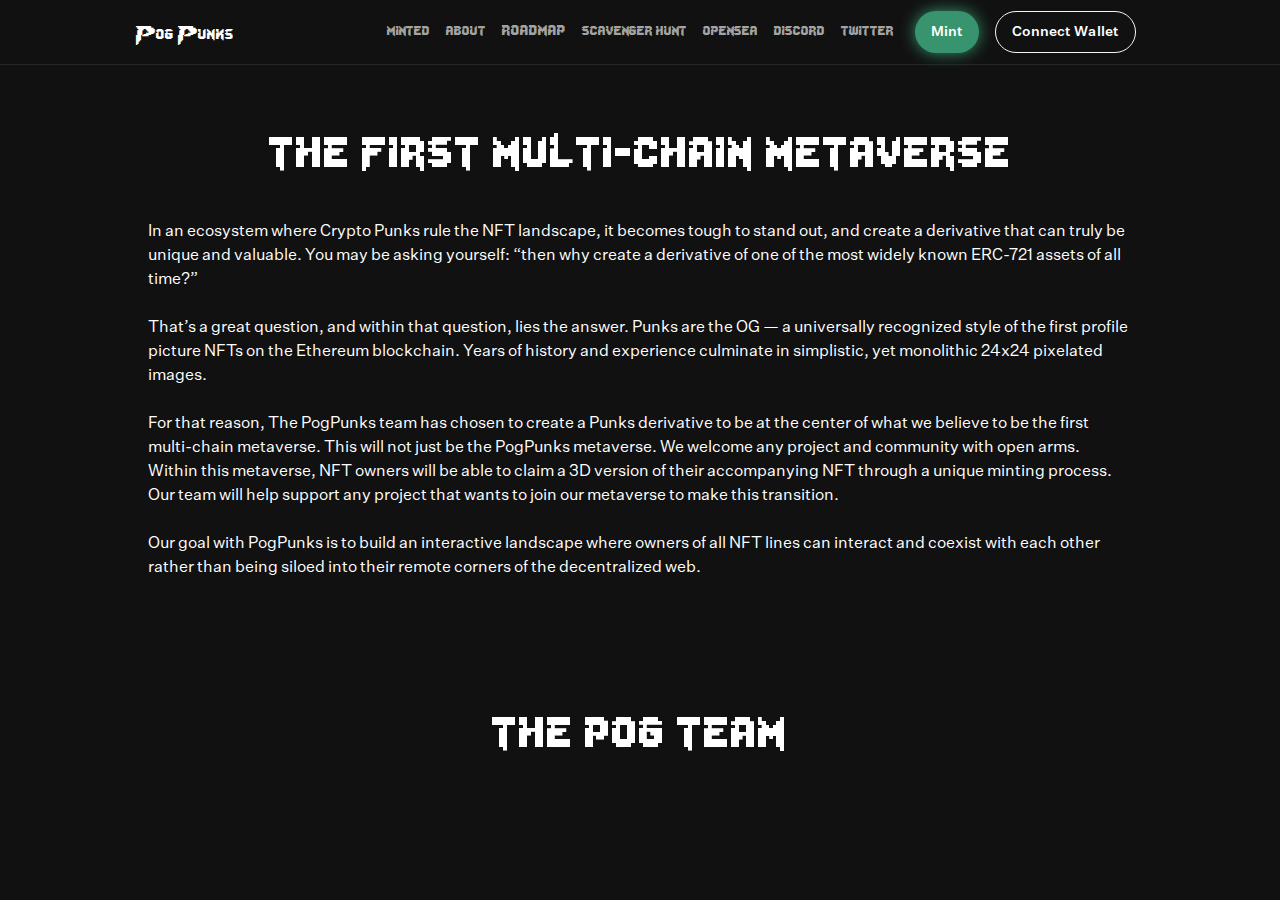
<file: about.html>
<!DOCTYPE html><html lang="en">
<!-- Mirrored from www.pogpunks.com/about by HTTrack Website Copier/3.x [XR&CO'2014], Fri, 01 Oct 2021 15:42:01 GMT -->
<!-- Added by HTTrack --><meta http-equiv="content-type" content="text/html;charset=utf-8" /><!-- /Added by HTTrack -->
<head><link rel="icon" href="favicon.ico"/><link rel="preload" href="typefaces/Lady-Radical.ttf" as="font" crossorigin="anonymous"/><link rel="preload" href="typefaces/UntitledSansRegular.otf" as="font" crossorigin="anonymous"/><link rel="preload" href="typefaces/UntitledSans-Medium.ttf" as="font" crossorigin="anonymous"/><link rel="preload" href="typefaces/PressStart2P-Regular.ttf" as="font" crossorigin="anonymous"/><meta name="title" content="PogPunks"/><meta name="description" content="A Punks derivative at the center of the first multi-chain metaverse."/><link rel="image_src" href="assets/preview.jpg"/><meta property="og:type" content="website"/><meta property="og:url" content="index.html"/><meta property="og:title" content="Pog Punks"/><meta property="og:description" content="A Punks derivative at the center of the first multi-chain metaverse."/><meta property="og:image" content="404"/><meta property="twitter:card" content="summary_large_image"/><meta property="twitter:url" content="index.html"/><meta property="twitter:title" content="Pog Punks"/><meta property="twitter:description" content="A Punks derivative at the center of the first multi-chain metaverse."/><meta property="twitter:image" content="assets/preview.jpg"/><meta name="viewport" content="width=device-width"/><meta charSet="utf-8"/><title>About</title><meta name="next-head-count" content="3"/><link rel="preload" href="_next/static/css/ce821aa5c5da80492ac3.css" as="style"/><link rel="stylesheet" href="_next/static/css/ce821aa5c5da80492ac3.css" data-n-g=""/><noscript data-n-css=""></noscript><script defer="" nomodule="" src="_next/static/chunks/polyfills-e7a279300235e161e32a.js"></script><script src="_next/static/chunks/webpack-81cd3aa2ace93c2ab08c.js" defer=""></script><script src="_next/static/chunks/framework-3af989d3dbeb77832f99.js" defer=""></script><script src="_next/static/chunks/main-e5f07ede970874fa4e5d.js" defer=""></script><script src="_next/static/chunks/pages/_app-1ad9fc0348135f76df4c.js" defer=""></script><script src="_next/static/chunks/29107295-62449f6ab50432c0efef.js" defer=""></script><script src="_next/static/chunks/125-23768cf70bb997b4d83e.js" defer=""></script><script src="_next/static/chunks/908-bcd3ab08f9728a692f86.js" defer=""></script><script src="_next/static/chunks/988-f63341ab3e8138f03dd0.js" defer=""></script><script src="_next/static/chunks/pages/about-b282bd70be42468213fd.js" defer=""></script><script src="_next/static/XPEolJXd5r2S47vLrfcRS/_buildManifest.js" defer=""></script><script src="_next/static/XPEolJXd5r2S47vLrfcRS/_ssgManifest.js" defer=""></script><style id="__jsx-1826508398">#nprogress{pointer-events:none;}#nprogress .bar{background:#37946E;position:fixed;z-index:9999;top:0;left:0;width:100%;height:3px;}#nprogress .peg{display:block;position:absolute;right:0px;width:100px;height:100%;box-shadow:0 0 10px #37946E,0 0 5px #37946E;opacity:1;-webkit-transform:rotate(3deg) translate(0px,-4px);-ms-transform:rotate(3deg) translate(0px,-4px);-webkit-transform:rotate(3deg) translate(0px,-4px);-ms-transform:rotate(3deg) translate(0px,-4px);transform:rotate(3deg) translate(0px,-4px);}#nprogress .spinner{display:block;position:fixed;z-index:1031;top:15px;right:15px;}#nprogress .spinner-icon{width:18px;height:18px;box-sizing:border-box;border:solid 2px transparent;border-top-color:#37946E;border-left-color:#37946E;border-radius:50%;-webkit-animation:nprogresss-spinner 400ms linear infinite;-webkit-animation:nprogress-spinner 400ms linear infinite;animation:nprogress-spinner 400ms linear infinite;}.nprogress-custom-parent{overflow:hidden;position:relative;}.nprogress-custom-parent #nprogress .spinner,.nprogress-custom-parent #nprogress .bar{position:absolute;}@-webkit-keyframes nprogress-spinner{0%{-webkit-transform:rotate(0deg);}100%{-webkit-transform:rotate(360deg);}}@-webkit-keyframes nprogress-spinner{0%{-webkit-transform:rotate(0deg);-ms-transform:rotate(0deg);transform:rotate(0deg);}100%{-webkit-transform:rotate(360deg);-ms-transform:rotate(360deg);transform:rotate(360deg);}}@keyframes nprogress-spinner{0%{-webkit-transform:rotate(0deg);-ms-transform:rotate(0deg);transform:rotate(0deg);}100%{-webkit-transform:rotate(360deg);-ms-transform:rotate(360deg);transform:rotate(360deg);}}</style></head><body><div id="__next"><div class="w-screen h-screen relative overflow-x-hidden"><div class="w-full fixed top-0 bg-black border-b border-gray-800 flex flex-col items-center justify-center" style="z-index:999"><div class="h-16 max-w-screen-lg flex flex-row justify-center items-center relative w-full"><div class="md:hidden absolute left-4 lg:left-0 bg-gray-900 flex justify-center items-center" style="height:36px;width:36px;border-radius:100px"><button aria-label="menu-button"><svg class="MuiSvgIcon-root MuiSvgIcon-fontSizeSmall" focusable="false" viewBox="0 0 24 24" aria-hidden="true" style="color:#fff;padding:0"><path d="M3 18h18v-2H3v2zm0-5h18v-2H3v2zm0-7v2h18V6H3z"></path></svg></button></div><div class="absolute hidden md:flex left-4 lg:left-0"><a class="flex items-center justify-center " href="./index.html"><span style="font-family:Lady-Radical" class="text-xl font-sans-md text-white md:inline ml-2 pt-2">Pog Punks</span></a></div><div><a class="text-lg text-gray-400 hover:text-white hidden mr-4 md:inline" style="font-family:Lady-Radical" href="./minted.html">minted</a><a class="text-lg text-gray-400 hover:text-white hidden mr-4 md:inline" style="font-family:Lady-Radical" href="./about.html">about</a><a class="text-xl text-gray-400 hover:text-white hidden md:inline mr-4" style="font-family:Lady-Radical" href="./roadmap.html">roadmap</a><a class="text-lg text-gray-400 hover:text-white hidden mr-4 md:inline" style="font-family:Lady-Radical" href="./scavenger-hunt.html">scavenger hunt</a><a class="text-lg text-gray-400 hover:text-white hidden md:inline mr-4" style="font-family:Lady-Radical" href="https://opensea.io/collection/pogpunks-nft?ref=0xf26f69c460b90f2ef4ba4d08407872a4610ae00e" target="_blank" rel="noreferrer">opensea</a><a class="text-lg text-gray-400 hover:text-white hidden md:inline mr-4" style="font-family:Lady-Radical" href="https://discord.com/invite/9B9eFTHANN" target="_blank" rel="noreferrer">discord</a><a class="text-lg text-gray-400 hover:text-white hidden md:inline" style="font-family:Lady-Radical" href="https://twitter.com/pogpunks" target="_blank" rel="noreferrer">twitter</a></div><div class="absolute right-4 lg:right-4 bg-black flex justify-center items-center"><div class="flex flex-row"><button class="hidden md:flex px-4 py-2 mr-0 cta-button bg-green shadow-inactive-green hover:shadow-active-green" aria-label="buy pog" style="border-radius:100px"><span class="text-sm text-white font-sans-md">Mint</span></button><button class="ml-4 px-4 py-2 mr-0 text-white border-gray-100 bg-black hover:border-green hover:text-green cursor-pointer" aria-label="buy pog" style="border-radius:100px;border-width:1px"><span class="text-sm font-sans-md">Connect Wallet</span></button></div></div></div></div><div class="w-full flex justify-center"><div class="w-full max-w-screen-lg h-full flex flex-col items-center pb-24"><div class="mt-32 px-5"><h1 style="font-family:Lady-Radical" class="text-white text-6xl text-center">the first multi-chain metaverse</h1><p class="text-white mt-8">In an ecosystem where Crypto Punks rule the NFT landscape, it becomes tough to stand out, and create a derivative that can truly be unique and valuable. You may be asking yourself: “then why create a derivative of one of the most widely known ERC-721 assets of all time?”<br/><br/>That’s a great question, and within that question, lies the answer. Punks are the OG — a universally recognized style of the first profile picture NFTs on the Ethereum blockchain. Years of history and experience culminate in simplistic, yet monolithic 24x24 pixelated images.<br/><br/>For that reason, The PogPunks team has chosen to create a Punks derivative to be at the center of what we believe to be the first multi-chain metaverse. This will not just be the PogPunks metaverse. We welcome any project and community with open arms. Within this metaverse, NFT owners will be able to claim a 3D version of their accompanying NFT through a unique minting process. Our team will help support any project that wants to join our metaverse to make this transition.<br/><br/>Our goal with PogPunks is to build an interactive landscape where owners of all NFT lines can interact and coexist with each other rather than being siloed into their remote corners of the decentralized web.</p></div><div class="w-full px-5 mt-16"><div style="box-sizing:border-box;position:relative;width:100%;height:0px;overflow:hidden;display:none" data-testid="container"><img alt="" data-testid="right-image" src="assets/2d.webp" style="clip:rect(auto, auto, auto, 0px);display:block;height:100%;object-fit:cover;position:absolute;width:100%"/><img alt="" data-testid="left-image" src="assets/3d.webp" style="clip:rect(auto, 0px, auto, auto);display:block;height:100%;object-fit:cover;position:absolute;width:100%"/><div style="align-items:center;cursor:ew-resize;display:flex;flex-direction:column;height:100%;justify-content:center;left:-20px;position:absolute;top:0;width:40px"><div style="background:#ffffff;box-shadow:0px 3px 1px -2px rgba(0, 0, 0, 0.2), 0px 2px 2px 0px rgba(0, 0, 0, 0.14), 0px 1px 5px 0px rgba(0, 0, 0, 0.12);flex:0 1 auto;height:100%;width:2px"></div><div style="align-items:center;border:2px solid #ffffff;border-radius:100%;box-shadow:0px 3px 1px -2px rgba(0, 0, 0, 0.2), 0px 2px 2px 0px rgba(0, 0, 0, 0.14), 0px 1px 5px 0px rgba(0, 0, 0, 0.12);box-sizing:border-box;display:flex;flex:1 0 auto;height:40px;justify-content:center;width:40px;transform:none"><div style="border:inset 6px rgba(0,0,0,0);border-right:6px solid #ffffff;height:0px;margin-left:-10px;margin-right:10px;width:0px"></div><div style="border:inset 6px rgba(0,0,0,0);border-left:6px solid #ffffff;height:0px;margin-right:-10px;width:0px"></div></div><div style="background:#ffffff;box-shadow:0px 3px 1px -2px rgba(0, 0, 0, 0.2), 0px 2px 2px 0px rgba(0, 0, 0, 0.14), 0px 1px 5px 0px rgba(0, 0, 0, 0.12);flex:0 1 auto;height:100%;width:2px"></div></div></div></div><h1 style="font-family:Lady-Radical" class="text-white mt-16 text-6xl">the pog team</h1><div class="w-full flex flex-wrap justify-center md:justify-between px-5"><div class="mt-12"><div style="display:inline-block;max-width:100%;overflow:hidden;position:relative;box-sizing:border-box;margin:0"><div style="box-sizing:border-box;display:block;max-width:100%"><img style="max-width:100%;display:block;margin:0;border:none;padding:0" alt="" aria-hidden="true" role="presentation" src="[data-uri]"/></div><noscript><img alt="avatar" srcSet="/_next/image?url=%2Fassets%2Fpunks-marketing%2F50.webp&amp;w=256&amp;q=75 1x, /_next/image?url=%2Fassets%2Fpunks-marketing%2F50.webp&amp;w=640&amp;q=75 2x" src="_next/5084ed.jpg?url=%2Fassets%2Fpunks-marketing%2F50.webp&amp;w=640&amp;q=75" decoding="async" style="position:absolute;top:0;left:0;bottom:0;right:0;box-sizing:border-box;padding:0;border:none;margin:auto;display:block;width:0;height:0;min-width:100%;max-width:100%;min-height:100%;max-height:100%"/></noscript><img alt="avatar" src="[data-uri]" decoding="async" style="position:absolute;top:0;left:0;bottom:0;right:0;box-sizing:border-box;padding:0;border:none;margin:auto;display:block;width:0;height:0;min-width:100%;max-width:100%;min-height:100%;max-height:100%"/></div><div class="flex justify-between items-center mt-4"><h3 class="text-white text-4xl" style="font-family:Lady-Radical;margin-bottom:-8px">donald</h3><a href="https://twitter.com/pogpunk" target="_blank" rel="noreferrer" class="hover:opacity-80 cursor-pointer"><svg class="MuiSvgIcon-root" focusable="false" viewBox="0 0 24 24" aria-hidden="true" style="color:#1DA1F2"><path d="M22.46 6c-.77.35-1.6.58-2.46.69.88-.53 1.56-1.37 1.88-2.38-.83.5-1.75.85-2.72 1.05C18.37 4.5 17.26 4 16 4c-2.35 0-4.27 1.92-4.27 4.29 0 .34.04.67.11.98C8.28 9.09 5.11 7.38 3 4.79c-.37.63-.58 1.37-.58 2.15 0 1.49.75 2.81 1.91 3.56-.71 0-1.37-.2-1.95-.5v.03c0 2.08 1.48 3.82 3.44 4.21a4.22 4.22 0 0 1-1.93.07 4.28 4.28 0 0 0 4 2.98 8.521 8.521 0 0 1-5.33 1.84c-.34 0-.68-.02-1.02-.06C3.44 20.29 5.7 21 8.12 21 16 21 20.33 14.46 20.33 8.79c0-.19 0-.37-.01-.56.84-.6 1.56-1.36 2.14-2.23z"></path></svg></a></div><p class="text-gray-100 mt-2">Lead Developer</p></div><div class="mt-12"><div style="display:inline-block;max-width:100%;overflow:hidden;position:relative;box-sizing:border-box;margin:0"><div style="box-sizing:border-box;display:block;max-width:100%"><img style="max-width:100%;display:block;margin:0;border:none;padding:0" alt="" aria-hidden="true" role="presentation" src="[data-uri]"/></div><noscript><img alt="avatar" srcSet="/_next/image?url=%2Fassets%2Fpunks-marketing%2F69.webp&amp;w=256&amp;q=75 1x, /_next/image?url=%2Fassets%2Fpunks-marketing%2F69.webp&amp;w=640&amp;q=75 2x" src="_next/695156.jpg?url=%2Fassets%2Fpunks-marketing%2F69.webp&amp;w=640&amp;q=75" decoding="async" style="position:absolute;top:0;left:0;bottom:0;right:0;box-sizing:border-box;padding:0;border:none;margin:auto;display:block;width:0;height:0;min-width:100%;max-width:100%;min-height:100%;max-height:100%"/></noscript><img alt="avatar" src="[data-uri]" decoding="async" style="position:absolute;top:0;left:0;bottom:0;right:0;box-sizing:border-box;padding:0;border:none;margin:auto;display:block;width:0;height:0;min-width:100%;max-width:100%;min-height:100%;max-height:100%"/></div><div class="flex justify-between items-center mt-4"><h3 class="text-white text-4xl" style="font-family:Lady-Radical;margin-bottom:-8px">jerry</h3><a href="https://twitter.com/jerryjfwang" target="_blank" rel="noreferrer" class="hover:opacity-80 cursor-pointer"><svg class="MuiSvgIcon-root" focusable="false" viewBox="0 0 24 24" aria-hidden="true" style="color:#1DA1F2"><path d="M22.46 6c-.77.35-1.6.58-2.46.69.88-.53 1.56-1.37 1.88-2.38-.83.5-1.75.85-2.72 1.05C18.37 4.5 17.26 4 16 4c-2.35 0-4.27 1.92-4.27 4.29 0 .34.04.67.11.98C8.28 9.09 5.11 7.38 3 4.79c-.37.63-.58 1.37-.58 2.15 0 1.49.75 2.81 1.91 3.56-.71 0-1.37-.2-1.95-.5v.03c0 2.08 1.48 3.82 3.44 4.21a4.22 4.22 0 0 1-1.93.07 4.28 4.28 0 0 0 4 2.98 8.521 8.521 0 0 1-5.33 1.84c-.34 0-.68-.02-1.02-.06C3.44 20.29 5.7 21 8.12 21 16 21 20.33 14.46 20.33 8.79c0-.19 0-.37-.01-.56.84-.6 1.56-1.36 2.14-2.23z"></path></svg></a></div><p class="text-gray-100 mt-2">Lead Developer</p></div><div class="mt-12"><div style="display:inline-block;max-width:100%;overflow:hidden;position:relative;box-sizing:border-box;margin:0"><div style="box-sizing:border-box;display:block;max-width:100%"><img style="max-width:100%;display:block;margin:0;border:none;padding:0" alt="" aria-hidden="true" role="presentation" src="[data-uri]"/></div><noscript><img alt="avatar" srcSet="/_next/image?url=%2Fassets%2Fpunks-marketing%2F55.webp&amp;w=256&amp;q=75 1x, /_next/image?url=%2Fassets%2Fpunks-marketing%2F55.webp&amp;w=640&amp;q=75 2x" src="_next/55d5f8.jpg?url=%2Fassets%2Fpunks-marketing%2F55.webp&amp;w=640&amp;q=75" decoding="async" style="position:absolute;top:0;left:0;bottom:0;right:0;box-sizing:border-box;padding:0;border:none;margin:auto;display:block;width:0;height:0;min-width:100%;max-width:100%;min-height:100%;max-height:100%"/></noscript><img alt="avatar" src="[data-uri]" decoding="async" style="position:absolute;top:0;left:0;bottom:0;right:0;box-sizing:border-box;padding:0;border:none;margin:auto;display:block;width:0;height:0;min-width:100%;max-width:100%;min-height:100%;max-height:100%"/></div><div class="flex justify-between items-center mt-4"><h3 class="text-white text-4xl" style="font-family:Lady-Radical;margin-bottom:-8px">harrison</h3><a href="https://twitter.com/harrison_dev" target="_blank" rel="noreferrer" class="hover:opacity-80 cursor-pointer"><svg class="MuiSvgIcon-root" focusable="false" viewBox="0 0 24 24" aria-hidden="true" style="color:#1DA1F2"><path d="M22.46 6c-.77.35-1.6.58-2.46.69.88-.53 1.56-1.37 1.88-2.38-.83.5-1.75.85-2.72 1.05C18.37 4.5 17.26 4 16 4c-2.35 0-4.27 1.92-4.27 4.29 0 .34.04.67.11.98C8.28 9.09 5.11 7.38 3 4.79c-.37.63-.58 1.37-.58 2.15 0 1.49.75 2.81 1.91 3.56-.71 0-1.37-.2-1.95-.5v.03c0 2.08 1.48 3.82 3.44 4.21a4.22 4.22 0 0 1-1.93.07 4.28 4.28 0 0 0 4 2.98 8.521 8.521 0 0 1-5.33 1.84c-.34 0-.68-.02-1.02-.06C3.44 20.29 5.7 21 8.12 21 16 21 20.33 14.46 20.33 8.79c0-.19 0-.37-.01-.56.84-.6 1.56-1.36 2.14-2.23z"></path></svg></a></div><p class="text-gray-100 mt-2">Developer</p></div><div class="mt-12"><div style="display:inline-block;max-width:100%;overflow:hidden;position:relative;box-sizing:border-box;margin:0"><div style="box-sizing:border-box;display:block;max-width:100%"><img style="max-width:100%;display:block;margin:0;border:none;padding:0" alt="" aria-hidden="true" role="presentation" src="[data-uri]"/></div><noscript><img alt="avatar" srcSet="/_next/image?url=%2Fassets%2Fpunks-marketing%2F93.webp&amp;w=256&amp;q=75 1x, /_next/image?url=%2Fassets%2Fpunks-marketing%2F93.webp&amp;w=640&amp;q=75 2x" src="_next/93ccf0.jpg?url=%2Fassets%2Fpunks-marketing%2F93.webp&amp;w=640&amp;q=75" decoding="async" style="position:absolute;top:0;left:0;bottom:0;right:0;box-sizing:border-box;padding:0;border:none;margin:auto;display:block;width:0;height:0;min-width:100%;max-width:100%;min-height:100%;max-height:100%"/></noscript><img alt="avatar" src="[data-uri]" decoding="async" style="position:absolute;top:0;left:0;bottom:0;right:0;box-sizing:border-box;padding:0;border:none;margin:auto;display:block;width:0;height:0;min-width:100%;max-width:100%;min-height:100%;max-height:100%"/></div><div class="flex justify-between items-center mt-4"><h3 class="text-white text-4xl" style="font-family:Lady-Radical;margin-bottom:-8px">ron</h3><a href="https://twitter.com/jerryjfwang" target="_blank" rel="noreferrer" class="hover:opacity-80 cursor-pointer"><svg class="MuiSvgIcon-root" focusable="false" viewBox="0 0 24 24" aria-hidden="true" style="color:#1DA1F2"><path d="M22.46 6c-.77.35-1.6.58-2.46.69.88-.53 1.56-1.37 1.88-2.38-.83.5-1.75.85-2.72 1.05C18.37 4.5 17.26 4 16 4c-2.35 0-4.27 1.92-4.27 4.29 0 .34.04.67.11.98C8.28 9.09 5.11 7.38 3 4.79c-.37.63-.58 1.37-.58 2.15 0 1.49.75 2.81 1.91 3.56-.71 0-1.37-.2-1.95-.5v.03c0 2.08 1.48 3.82 3.44 4.21a4.22 4.22 0 0 1-1.93.07 4.28 4.28 0 0 0 4 2.98 8.521 8.521 0 0 1-5.33 1.84c-.34 0-.68-.02-1.02-.06C3.44 20.29 5.7 21 8.12 21 16 21 20.33 14.46 20.33 8.79c0-.19 0-.37-.01-.56.84-.6 1.56-1.36 2.14-2.23z"></path></svg></a></div><p class="text-gray-100 mt-2">Product Manager</p></div></div></div></div></div></div>
    <!-- <script id="__NEXT_DATA__" type="application/json">{"props":{"pageProps":{}},"page":"/about","query":{},"buildId":"XPEolJXd5r2S47vLrfcRS","nextExport":true,"autoExport":true,"isFallback":false,"scriptLoader":[]}</script> -->
</body>
<!-- Mirrored from www.pogpunks.com/about by HTTrack Website Copier/3.x [XR&CO'2014], Fri, 01 Oct 2021 15:42:05 GMT -->
</html>
</file>
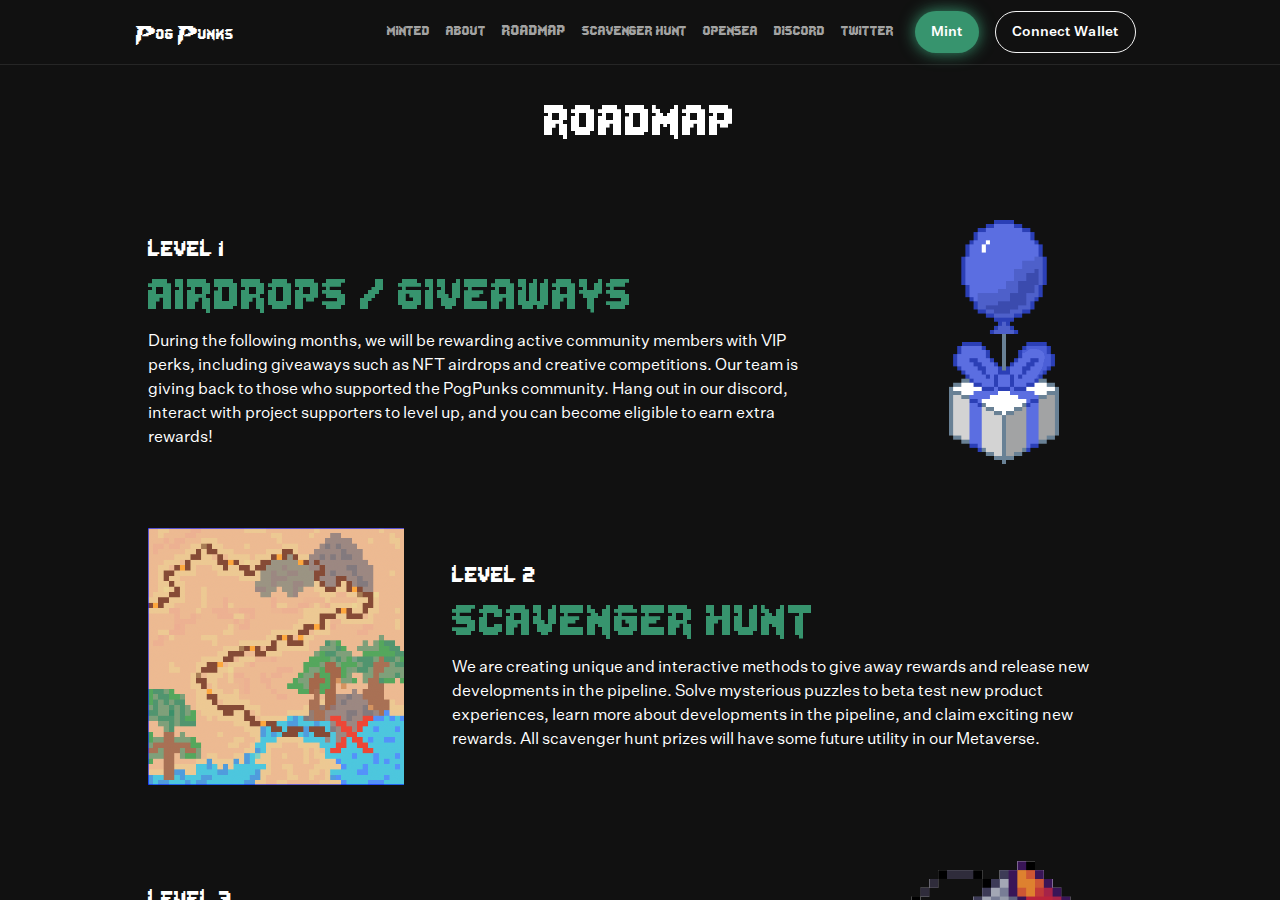
<file: roadmap.html>
<!DOCTYPE html><html lang="en">
<!-- Mirrored from www.pogpunks.com/roadmap by HTTrack Website Copier/3.x [XR&CO'2014], Fri, 01 Oct 2021 15:42:05 GMT -->
<!-- Added by HTTrack --><meta http-equiv="content-type" content="text/html;charset=utf-8" /><!-- /Added by HTTrack -->
<head><link rel="icon" href="favicon.ico"/><link rel="preload" href="typefaces/Lady-Radical.ttf" as="font" crossorigin="anonymous"/><link rel="preload" href="typefaces/UntitledSansRegular.otf" as="font" crossorigin="anonymous"/><link rel="preload" href="typefaces/UntitledSans-Medium.ttf" as="font" crossorigin="anonymous"/><link rel="preload" href="typefaces/PressStart2P-Regular.ttf" as="font" crossorigin="anonymous"/><meta name="title" content="PogPunks"/><meta name="description" content="A Punks derivative at the center of the first multi-chain metaverse."/><link rel="image_src" href="assets/preview.jpg"/><meta property="og:type" content="website"/><meta property="og:url" content="index.html"/><meta property="og:title" content="Pog Punks"/><meta property="og:description" content="A Punks derivative at the center of the first multi-chain metaverse."/><meta property="og:image" content="404"/><meta property="twitter:card" content="summary_large_image"/><meta property="twitter:url" content="index.html"/><meta property="twitter:title" content="Pog Punks"/><meta property="twitter:description" content="A Punks derivative at the center of the first multi-chain metaverse."/><meta property="twitter:image" content="assets/preview.jpg"/><meta name="viewport" content="width=device-width"/><meta charSet="utf-8"/><title>Roadmap</title><meta name="next-head-count" content="3"/><link rel="preload" href="_next/static/css/ce821aa5c5da80492ac3.css" as="style"/><link rel="stylesheet" href="_next/static/css/ce821aa5c5da80492ac3.css" data-n-g=""/><noscript data-n-css=""></noscript><script defer="" nomodule="" src="_next/static/chunks/polyfills-e7a279300235e161e32a.js"></script><script src="_next/static/chunks/webpack-81cd3aa2ace93c2ab08c.js" defer=""></script><script src="_next/static/chunks/framework-3af989d3dbeb77832f99.js" defer=""></script><script src="_next/static/chunks/main-e5f07ede970874fa4e5d.js" defer=""></script><script src="_next/static/chunks/pages/_app-1ad9fc0348135f76df4c.js" defer=""></script><script src="_next/static/chunks/29107295-62449f6ab50432c0efef.js" defer=""></script><script src="_next/static/chunks/125-23768cf70bb997b4d83e.js" defer=""></script><script src="_next/static/chunks/908-bcd3ab08f9728a692f86.js" defer=""></script><script src="_next/static/chunks/988-f63341ab3e8138f03dd0.js" defer=""></script><script src="_next/static/chunks/pages/roadmap-efb62c1e58aa36e1e466.js" defer=""></script><script src="_next/static/XPEolJXd5r2S47vLrfcRS/_buildManifest.js" defer=""></script><script src="_next/static/XPEolJXd5r2S47vLrfcRS/_ssgManifest.js" defer=""></script><style id="__jsx-1826508398">#nprogress{pointer-events:none;}#nprogress .bar{background:#37946E;position:fixed;z-index:9999;top:0;left:0;width:100%;height:3px;}#nprogress .peg{display:block;position:absolute;right:0px;width:100px;height:100%;box-shadow:0 0 10px #37946E,0 0 5px #37946E;opacity:1;-webkit-transform:rotate(3deg) translate(0px,-4px);-ms-transform:rotate(3deg) translate(0px,-4px);-webkit-transform:rotate(3deg) translate(0px,-4px);-ms-transform:rotate(3deg) translate(0px,-4px);transform:rotate(3deg) translate(0px,-4px);}#nprogress .spinner{display:block;position:fixed;z-index:1031;top:15px;right:15px;}#nprogress .spinner-icon{width:18px;height:18px;box-sizing:border-box;border:solid 2px transparent;border-top-color:#37946E;border-left-color:#37946E;border-radius:50%;-webkit-animation:nprogresss-spinner 400ms linear infinite;-webkit-animation:nprogress-spinner 400ms linear infinite;animation:nprogress-spinner 400ms linear infinite;}.nprogress-custom-parent{overflow:hidden;position:relative;}.nprogress-custom-parent #nprogress .spinner,.nprogress-custom-parent #nprogress .bar{position:absolute;}@-webkit-keyframes nprogress-spinner{0%{-webkit-transform:rotate(0deg);}100%{-webkit-transform:rotate(360deg);}}@-webkit-keyframes nprogress-spinner{0%{-webkit-transform:rotate(0deg);-ms-transform:rotate(0deg);transform:rotate(0deg);}100%{-webkit-transform:rotate(360deg);-ms-transform:rotate(360deg);transform:rotate(360deg);}}@keyframes nprogress-spinner{0%{-webkit-transform:rotate(0deg);-ms-transform:rotate(0deg);transform:rotate(0deg);}100%{-webkit-transform:rotate(360deg);-ms-transform:rotate(360deg);transform:rotate(360deg);}}</style></head><body><div id="__next"><div class="w-screen h-screen relative overflow-x-hidden"><div class="w-full fixed top-0 bg-black border-b border-gray-800 flex flex-col items-center justify-center" style="z-index:999"><div class="h-16 max-w-screen-lg flex flex-row justify-center items-center relative w-full"><div class="md:hidden absolute left-4 lg:left-0 bg-gray-900 flex justify-center items-center" style="height:36px;width:36px;border-radius:100px"><button aria-label="menu-button"><svg class="MuiSvgIcon-root MuiSvgIcon-fontSizeSmall" focusable="false" viewBox="0 0 24 24" aria-hidden="true" style="color:#fff;padding:0"><path d="M3 18h18v-2H3v2zm0-5h18v-2H3v2zm0-7v2h18V6H3z"></path></svg></button></div><div class="absolute hidden md:flex left-4 lg:left-0"><a class="flex items-center justify-center " href="./index.html"><span style="font-family:Lady-Radical" class="text-xl font-sans-md text-white md:inline ml-2 pt-2">Pog Punks</span></a></div><div><a class="text-lg text-gray-400 hover:text-white hidden mr-4 md:inline" style="font-family:Lady-Radical" href="./minted.html">minted</a><a class="text-lg text-gray-400 hover:text-white hidden mr-4 md:inline" style="font-family:Lady-Radical" href="./about.html">about</a><a class="text-xl text-gray-400 hover:text-white hidden md:inline mr-4" style="font-family:Lady-Radical" href="./roadmap.html">roadmap</a><a class="text-lg text-gray-400 hover:text-white hidden mr-4 md:inline" style="font-family:Lady-Radical" href="./scavenger-hunt.html">scavenger hunt</a><a class="text-lg text-gray-400 hover:text-white hidden md:inline mr-4" style="font-family:Lady-Radical" href="https://opensea.io/collection/pogpunks-nft?ref=0xf26f69c460b90f2ef4ba4d08407872a4610ae00e" target="_blank" rel="noreferrer">opensea</a><a class="text-lg text-gray-400 hover:text-white hidden md:inline mr-4" style="font-family:Lady-Radical" href="https://discord.com/invite/9B9eFTHANN" target="_blank" rel="noreferrer">discord</a><a class="text-lg text-gray-400 hover:text-white hidden md:inline" style="font-family:Lady-Radical" href="https://twitter.com/pogpunks" target="_blank" rel="noreferrer">twitter</a></div><div class="absolute right-4 lg:right-4 bg-black flex justify-center items-center"><div class="flex flex-row"><button class="hidden md:flex px-4 py-2 mr-0 cta-button bg-green shadow-inactive-green hover:shadow-active-green" aria-label="buy pog" style="border-radius:100px"><span class="text-sm text-white font-sans-md">Mint</span></button><button class="ml-4 px-4 py-2 mr-0 text-white border-gray-100 bg-black hover:border-green hover:text-green cursor-pointer" aria-label="buy pog" style="border-radius:100px;border-width:1px"><span class="text-sm font-sans-md">Connect Wallet</span></button></div></div></div></div><div class="w-full flex justify-center"><div class="w-full max-w-screen-lg h-full flex flex-col justify-center sm:justify-start items-center pb-24"><div class="mt-24 px-5"><h1 style="font-family:Lady-Radical" class="text-white text-6xl text-center">roadmap</h1><div class="w-full flex items-center mt-16 flex-wrap sm:flex-nowrap"><img class="h-auto w-full sm:h-auto sm:w-64 hidden" alt="avatar" src="assets/roadmap/airdrop.webp"/><div class="pr-12" style="overflow-wrap:break-word"><h1 style="font-family:Lady-Radical" class="text-white text-3xl">level <!-- -->1</h1><h2 style="font-family:Lady-Radical" class="text-green text-6xl">airdrops / giveaways</h2><p class="text-base text-white">During the following months, we will be rewarding active community members with VIP perks, including giveaways such as NFT airdrops and creative competitions. Our team is giving back to those who supported the PogPunks community. Hang out in our discord, interact with project supporters to level up, and you can become eligible to earn extra rewards!</p></div><img class="h-auto w-64 " alt="avatar" src="assets/roadmap/airdrop.webp"/></div><div class="w-full flex items-center mt-16 flex-wrap sm:flex-nowrap"><img class="h-auto w-full sm:h-auto sm:w-64 " alt="avatar" src="assets/roadmap/scavenger.webp"/><div class="pl-12" style="overflow-wrap:break-word"><h1 style="font-family:Lady-Radical" class="text-white text-3xl">level <!-- -->2</h1><h2 style="font-family:Lady-Radical" class="text-green text-6xl">scavenger hunt</h2><p class="text-base text-white">We are creating unique and interactive methods to give away rewards and release new developments in the pipeline. Solve mysterious puzzles to beta test new product experiences, learn more about developments in the pipeline, and claim exciting new rewards. All scavenger hunt prizes will have some future utility in our Metaverse.</p></div><img class="h-auto w-64 hidden" alt="avatar" src="assets/roadmap/scavenger.webp"/></div><div class="w-full flex items-center mt-16 flex-wrap sm:flex-nowrap"><img class="h-auto w-full sm:h-auto sm:w-64 hidden" alt="avatar" src="assets/roadmap/collabs.webp"/><div class="pr-12" style="overflow-wrap:break-word"><h1 style="font-family:Lady-Radical" class="text-white text-3xl">level <!-- -->3</h1><h2 style="font-family:Lady-Radical" class="text-green text-6xl">future collabs</h2><p class="text-base text-white">PogPunks recognizes how difficult it is for unrecognized talent to prove themselves in this space. Moving forward, we will be offering a platform to collaborate and sponsor talented and underrated creators in the NFT space. The team is also looking forward to collaborating with larger projects in the space. Doing this will help us share our unique vision and development focus of the Metaverse across all reaches of the NFT space.</p></div><img class="h-auto w-64 " alt="avatar" src="assets/roadmap/collabs.webp"/></div><div class="w-full flex items-center mt-16 flex-wrap sm:flex-nowrap"><img class="h-auto w-full sm:h-auto sm:w-64 " alt="avatar" src="assets/roadmap/3dman.webp"/><div class="pl-12" style="overflow-wrap:break-word"><h1 style="font-family:Lady-Radical" class="text-white text-3xl">level <!-- -->4</h1><h2 style="font-family:Lady-Radical" class="text-green text-6xl">3d models</h2><p class="text-base text-white">Our first step of our metaverse plan is to create a program to 3d-ify our NFT line. In the future, this plan will grow to having a program which can 3d-ify anyone’s 2D NFT project. Through a unique minting process, we will be offering any project the opportunity to take advantage of our platform in an attempt to grow other projects along side PogPunks. Our team will help support any project that wants to join our metaverse to make this transition.</p></div><img class="h-auto w-64 hidden" alt="avatar" src="assets/roadmap/3dman.webp"/></div><div class="w-full flex items-center mt-16 flex-wrap sm:flex-nowrap"><img class="h-auto w-full sm:h-auto sm:w-64 hidden" alt="avatar" src="assets/roadmap/computer.webp"/><div class="pr-12" style="overflow-wrap:break-word"><h1 style="font-family:Lady-Radical" class="text-white text-3xl">level <!-- -->5</h1><h2 style="font-family:Lady-Radical" class="text-green text-6xl">metaverse oasis (mvo) alpha</h2><p class="text-base text-white">Members from the community that have demonstrated an interest in the long term success of the project will be given alpha access to the game. In order to begin work on MVO, there needs to be a base world that will allow the team to dogfood the platform builder. That world will be populated by PogPunks which will become the first to also undergo the 2D -&gt; 3D transformation. The platform builder is a key part of the Metaverse and is what will enable others to customize a world of their own. Alpha testers alongside the developers will drive the initial design and creation of the PogPunks world</p></div><img class="h-auto w-64 " alt="avatar" src="assets/roadmap/computer.webp"/></div><div class="w-full flex items-center mt-16 flex-wrap sm:flex-nowrap"><img class="h-auto w-full sm:h-auto sm:w-64 " alt="avatar" src="assets/roadmap/comp.webp"/><div class="pl-12" style="overflow-wrap:break-word"><h1 style="font-family:Lady-Radical" class="text-white text-3xl">level <!-- -->6</h1><h2 style="font-family:Lady-Radical" class="text-green text-6xl">companion</h2><p class="text-base text-white">Every PogPunk will have a claimable companion, this companion will be somewhat tailored to the owner’s Punk. It is unclear at this point if these companions will be in 2D first and then move to 3D. If they come out in 2D first, then you will eventually get an upgrade to be able to have a 3D companion in game.</p></div><img class="h-auto w-64 hidden" alt="avatar" src="assets/roadmap/comp.webp"/></div><div class="w-full flex items-center mt-16 flex-wrap sm:flex-nowrap"><img class="h-auto w-full sm:h-auto sm:w-64 hidden" alt="avatar" src="assets/roadmap/metaverse-mvp.webp"/><div class="pr-12" style="overflow-wrap:break-word"><h1 style="font-family:Lady-Radical" class="text-white text-3xl">level <!-- -->7</h1><h2 style="font-family:Lady-Radical" class="text-green text-6xl">metaverse oasis beta</h2><p class="text-base text-white">As the platform builder matures, our next focus is the social / community aspect of the game. We put community above all else, and we want the game to reflect that. At this point, all PogPunk holders will be given access to the game. There will be no play to earn functions in this first version. However, in the PogPunk world everyone will be able to show off NFTs, play with their companions, and explore the Metaverse Oasis.</p></div><img class="h-auto w-64 " alt="avatar" src="assets/roadmap/metaverse-mvp.webp"/></div><div class="w-full flex items-center mt-16 flex-wrap sm:flex-nowrap"><img class="h-auto w-full sm:h-auto sm:w-64 " alt="avatar" src="assets/roadmap/city.webp"/><div class="pl-12" style="overflow-wrap:break-word"><h1 style="font-family:Lady-Radical" class="text-white text-3xl">level <!-- -->8</h1><h2 style="font-family:Lady-Radical" class="text-green text-6xl">land plots</h2><p class="text-base text-white">Based on certain NFTs you own, you will be eligible to purchase certain land plots within the Metaverse. These land plots will take many different shapes, sizes, and elevations. This an important step in the roadmap because it means persisting data in the Metaverse. We want to make these land plots as customizable as possible.  A lot of work will go into supporting 3d models and modeling many items of our own.</p></div><img class="h-auto w-64 hidden" alt="avatar" src="assets/roadmap/city.webp"/></div><div class="w-full flex items-center mt-16 flex-wrap sm:flex-nowrap"><img class="h-auto w-full sm:h-auto sm:w-64 hidden" alt="avatar" src="assets/roadmap/metaverse-1.webp"/><div class="pr-12" style="overflow-wrap:break-word"><h1 style="font-family:Lady-Radical" class="text-white text-3xl">level <!-- -->9</h1><h2 style="font-family:Lady-Radical" class="text-green text-6xl">metaverse oasis 1.0</h2><p class="text-base text-white">Metaverse Oasis 1.0 will be the public launch of the PogPunks world. The PogPunks world will be an interactive 3D MMORPG. MVO 1 will support all PogPunks NFT lines, any project that has 3d model support, and all the projects we work with to 3d-ify their project for in-game use. The game mechanics are still under discussion but things that are top of mind are: game economics (all that is confirmed at this point is $POG will be the currency of the metaverse), anti grind mechanics, wearables, ownable land all over the PogPunks world, and supporting social / community events. We have an idea of what gameplay/farming will look like, however no leaks on this will come until MVO 1 gets closer. All we can say for now is craftable items, farming raw materials, and fighting mobs will be a large part of the game. MVO 1 will also call for the roll out of our own NFT market (which is a project in itself).</p></div><img class="h-auto w-64 " alt="avatar" src="assets/roadmap/metaverse-1.webp"/></div></div></div></div><div class="w-full flex justify-center"><div class="w-full max-w-screen-lg h-full flex flex-col justify-center sm:justify-start items-center pb-24"><div class="mt-24 px-5"><h1 style="font-family:Lady-Radical" class="text-white text-6xl text-center">the future</h1><p class="text-base text-white mb-3 text-center">The platform builder we are using to build the PogPunk world will be reusable and available inside MVO for anyone who wants to use it. We are not just building one Metaverse, we are building a Metaverse engine. As the genesis world, PogPunk’s will be the heart of this universe, connecting every new IP that comes on board.</p><p class="text-base text-white text-center  mb-3 ">Today, creators are forced to build in walled gardens without the ability to take creations from world to world. The benefits of cryptocurrency and the blockchain are being lost by forcing consumers to be an ape in one world and a punk in another. A platform should exist that allows creators to build worlds that meet the resolution of their imagination. A platform should exist that allows for apes, punks, cats, frogs to live hand-in-hand, side-by-side.</p><p class="text-lg text-white text-center">If you believe this too, come join us in<!-- --> <a href="http://mvo.xyz/" target="_blank" rel="noreferrer"> <!-- -->MVO</a>.</p></div></div></div></div></div>
    <!-- <script id="__NEXT_DATA__" type="application/json">{"props":{"pageProps":{}},"page":"/roadmap","query":{},"buildId":"XPEolJXd5r2S47vLrfcRS","nextExport":true,"autoExport":true,"isFallback":false,"scriptLoader":[]}</script> -->
</body>
<!-- Mirrored from www.pogpunks.com/roadmap by HTTrack Website Copier/3.x [XR&CO'2014], Fri, 01 Oct 2021 15:42:14 GMT -->
</html>
</file>
<file: _next/static/css/ce821aa5c5da80492ac3.css>
/*! tailwindcss v2.2.7 | MIT License | https://tailwindcss.com */

/*! modern-normalize v1.1.0 | MIT License | https://github.com/sindresorhus/modern-normalize */html{-moz-tab-size:4;-o-tab-size:4;tab-size:4;line-height:1.15;-webkit-text-size-adjust:100%}body{margin:0;font-family:system-ui,-apple-system,Segoe UI,Roboto,Helvetica,Arial,sans-serif,Apple Color Emoji,Segoe UI Emoji}hr{height:0;color:inherit}abbr[title]{-webkit-text-decoration:underline dotted;text-decoration:underline dotted}b,strong{font-weight:bolder}code,kbd,pre,samp{font-family:ui-monospace,SFMono-Regular,Consolas,Liberation Mono,Menlo,monospace;font-size:1em}small{font-size:80%}sub,sup{font-size:75%;line-height:0;position:relative;vertical-align:baseline}sub{bottom:-.25em}sup{top:-.5em}table{text-indent:0;border-color:inherit}button,input,optgroup,select,textarea{font-family:inherit;font-size:100%;line-height:1.15;margin:0}button,select{text-transform:none}[type=button],button{-webkit-appearance:button}legend{padding:0}progress{vertical-align:baseline}summary{display:list-item}blockquote,dd,dl,figure,h1,h2,h3,h4,h5,h6,hr,p,pre{margin:0}button{background-color:transparent;background-image:none}fieldset,ol,ul{margin:0;padding:0}ol,ul{list-style:none}html{font-family:Untitled,ui-sans-serif,system-ui,-apple-system,BlinkMacSystemFont,Segoe UI,Roboto,Helvetica Neue,Arial,Noto Sans,sans-serif,Apple Color Emoji,Segoe UI Emoji,Segoe UI Symbol,Noto Color Emoji;line-height:1.5}body{font-family:inherit;line-height:inherit}*,:after,:before{box-sizing:border-box;border:0 solid}hr{border-top-width:1px}img{border-style:solid}textarea{resize:vertical}input::-moz-placeholder,textarea::-moz-placeholder{opacity:1;color:#a3a3a3}input:-ms-input-placeholder,textarea:-ms-input-placeholder{opacity:1;color:#a3a3a3}input::placeholder,textarea::placeholder{opacity:1;color:#a3a3a3}button{cursor:pointer}table{border-collapse:collapse}h1,h2,h3,h4,h5,h6{font-size:inherit;font-weight:inherit}a{text-decoration:inherit}button,input,optgroup,select,textarea{padding:0;line-height:inherit;color:inherit}code,kbd,pre,samp{font-family:ui-monospace,SFMono-Regular,Menlo,Monaco,Consolas,Liberation Mono,Courier New,monospace}audio,canvas,embed,iframe,img,object,svg,video{display:block;vertical-align:middle}img,video{max-width:100%;height:auto}[hidden]{display:none}*,:after,:before{--tw-border-opacity:1;border-color:rgba(229,229,229,var(--tw-border-opacity))}.visible{visibility:visible}.fixed{position:fixed}.absolute{position:absolute}.relative{position:relative}.top-0{top:0}.right-0{right:0}.right-4{right:1rem}.right-8{right:2rem}.-right-8{right:-2rem}.bottom-0{bottom:0}.bottom-8{bottom:2rem}.bottom-12{bottom:3rem}.bottom-16{bottom:4rem}.bottom-72{bottom:18rem}.left-0{left:0}.left-4{left:1rem}.-left-8{left:-2rem}.z-10{z-index:10}.m-12{margin:3rem}.m-auto{margin:auto}.mx-2{margin-left:.5rem;margin-right:.5rem}.mx-10{margin-left:2.5rem;margin-right:2.5rem}.my-2{margin-bottom:.5rem}.mt-2,.my-2{margin-top:.5rem}.mt-4{margin-top:1rem}.mt-6{margin-top:1.5rem}.mt-8{margin-top:2rem}.mt-12{margin-top:3rem}.mt-16{margin-top:4rem}.mt-24{margin-top:6rem}.mt-32{margin-top:8rem}.mr-0{margin-right:0}.mr-2{margin-right:.5rem}.mr-4{margin-right:1rem}.mr-5{margin-right:1.25rem}.mb-3{margin-bottom:.75rem}.mb-8{margin-bottom:2rem}.mb-16{margin-bottom:4rem}.-mb-2{margin-bottom:-.5rem}.ml-2{margin-left:.5rem}.ml-4{margin-left:1rem}.ml-6{margin-left:1.5rem}.inline-block{display:inline-block}.flex{display:flex}.table{display:table}.hidden{display:none}.h-10{height:2.5rem}.h-16{height:4rem}.h-72{height:18rem}.h-auto{height:auto}.h-full{height:100%}.h-screen{height:100vh}.max-h-screen{max-height:100vh}.w-10{width:2.5rem}.w-12{width:3rem}.w-64{width:16rem}.w-full{width:100%}.w-screen{width:100vw}.max-w-screen-lg{max-width:1024px}.max-w-screen-xl{max-width:1280px}.transform{--tw-translate-x:0;--tw-translate-y:0;--tw-rotate:0;--tw-skew-x:0;--tw-skew-y:0;--tw-scale-x:1;--tw-scale-y:1;transform:translateX(var(--tw-translate-x)) translateY(var(--tw-translate-y)) rotate(var(--tw-rotate)) skewX(var(--tw-skew-x)) skewY(var(--tw-skew-y)) scaleX(var(--tw-scale-x)) scaleY(var(--tw-scale-y))}@-webkit-keyframes spin{to{transform:rotate(1turn)}}@keyframes spin{to{transform:rotate(1turn)}}@-webkit-keyframes ping{75%,to{transform:scale(2);opacity:0}}@keyframes ping{75%,to{transform:scale(2);opacity:0}}@-webkit-keyframes pulse{50%{opacity:.5}}@keyframes pulse{50%{opacity:.5}}@-webkit-keyframes bounce{0%,to{transform:translateY(-25%);-webkit-animation-timing-function:cubic-bezier(.8,0,1,1);animation-timing-function:cubic-bezier(.8,0,1,1)}50%{transform:none;-webkit-animation-timing-function:cubic-bezier(0,0,.2,1);animation-timing-function:cubic-bezier(0,0,.2,1)}}@keyframes bounce{0%,to{transform:translateY(-25%);-webkit-animation-timing-function:cubic-bezier(.8,0,1,1);animation-timing-function:cubic-bezier(.8,0,1,1)}50%{transform:none;-webkit-animation-timing-function:cubic-bezier(0,0,.2,1);animation-timing-function:cubic-bezier(0,0,.2,1)}}.cursor-default{cursor:default}.cursor-pointer{cursor:pointer}.flex-row{flex-direction:row}.flex-col{flex-direction:column}.flex-wrap{flex-wrap:wrap}.items-center{align-items:center}.justify-start{justify-content:flex-start}.justify-end{justify-content:flex-end}.justify-center{justify-content:center}.justify-between{justify-content:space-between}.justify-around{justify-content:space-around}.justify-evenly{justify-content:space-evenly}.overflow-x-hidden{overflow-x:hidden}.overflow-y-hidden{overflow-y:hidden}.rounded-md{border-radius:.375rem}.rounded-full{border-radius:9999px}.border-2{border-width:2px}.border{border-width:1px}.border-t{border-top-width:1px}.border-b{border-bottom-width:1px}.border-gray-100{--tw-border-opacity:1;border-color:rgba(245,245,245,var(--tw-border-opacity))}.border-gray-300{--tw-border-opacity:1;border-color:rgba(212,212,212,var(--tw-border-opacity))}.border-gray-600{--tw-border-opacity:1;border-color:rgba(82,82,82,var(--tw-border-opacity))}.border-gray-800{--tw-border-opacity:1;border-color:rgba(38,38,38,var(--tw-border-opacity))}.hover\:border-green:hover{--tw-border-opacity:1;border-color:rgba(55,148,110,var(--tw-border-opacity))}.bg-black{--tw-bg-opacity:1;background-color:rgba(17,17,17,var(--tw-bg-opacity))}.bg-gray-50{--tw-bg-opacity:1;background-color:rgba(250,250,250,var(--tw-bg-opacity))}.bg-gray-400{--tw-bg-opacity:1;background-color:rgba(163,163,163,var(--tw-bg-opacity))}.bg-gray-500{--tw-bg-opacity:1;background-color:rgba(115,115,115,var(--tw-bg-opacity))}.bg-gray-800{--tw-bg-opacity:1;background-color:rgba(38,38,38,var(--tw-bg-opacity))}.bg-gray-900{--tw-bg-opacity:1;background-color:rgba(20,20,20,var(--tw-bg-opacity))}.bg-green{--tw-bg-opacity:1;background-color:rgba(55,148,110,var(--tw-bg-opacity))}.p-4{padding:1rem}.p-5{padding:1.25rem}.px-2{padding-left:.5rem;padding-right:.5rem}.px-4{padding-left:1rem;padding-right:1rem}.px-5{padding-left:1.25rem;padding-right:1.25rem}.px-6{padding-left:1.5rem;padding-right:1.5rem}.px-8{padding-left:2rem;padding-right:2rem}.px-12{padding-left:3rem;padding-right:3rem}.px-16{padding-left:4rem;padding-right:4rem}.px-24{padding-left:6rem;padding-right:6rem}.py-1{padding-top:.25rem;padding-bottom:.25rem}.py-2{padding-top:.5rem;padding-bottom:.5rem}.py-4{padding-top:1rem;padding-bottom:1rem}.py-5{padding-top:1.25rem;padding-bottom:1.25rem}.py-6{padding-top:1.5rem;padding-bottom:1.5rem}.py-8{padding-top:2rem;padding-bottom:2rem}.py-12{padding-top:3rem;padding-bottom:3rem}.pt-1{padding-top:.25rem}.pt-2{padding-top:.5rem}.pt-4{padding-top:1rem}.pt-8{padding-top:2rem}.pt-24{padding-top:6rem}.pr-12{padding-right:3rem}.pb-4{padding-bottom:1rem}.pb-8{padding-bottom:2rem}.pb-12{padding-bottom:3rem}.pb-16{padding-bottom:4rem}.pb-24{padding-bottom:6rem}.pl-12{padding-left:3rem}.text-center{text-align:center}.font-sans-md{font-family:Untitled-Medium}.text-xs{font-size:.75rem;line-height:1rem}.text-sm{font-size:.875rem;line-height:1.25rem}.text-base{font-size:1rem;line-height:1.5rem}.text-lg{font-size:1.125rem}.text-lg,.text-xl{line-height:1.75rem}.text-xl{font-size:1.25rem}.text-2xl{font-size:1.5rem;line-height:2rem}.text-3xl{font-size:1.875rem;line-height:2.25rem}.text-4xl{font-size:2.25rem;line-height:2.5rem}.text-5xl{font-size:3rem;line-height:1}.text-6xl{font-size:3.75rem;line-height:1}.text-7xl{font-size:4.5rem;line-height:1}.text-2xs{font-size:.6rem}.lowercase{text-transform:lowercase}.leading-5{line-height:1.25rem}.text-black{--tw-text-opacity:1;color:rgba(17,17,17,var(--tw-text-opacity))}.text-white{--tw-text-opacity:1;color:rgba(255,255,255,var(--tw-text-opacity))}.text-gray-100{--tw-text-opacity:1;color:rgba(245,245,245,var(--tw-text-opacity))}.text-gray-400{--tw-text-opacity:1;color:rgba(163,163,163,var(--tw-text-opacity))}.text-gray-500{--tw-text-opacity:1;color:rgba(115,115,115,var(--tw-text-opacity))}.text-gray-600{--tw-text-opacity:1;color:rgba(82,82,82,var(--tw-text-opacity))}.text-green{--tw-text-opacity:1;color:rgba(55,148,110,var(--tw-text-opacity))}.hover\:text-white:hover{--tw-text-opacity:1;color:rgba(255,255,255,var(--tw-text-opacity))}.hover\:text-green:hover{--tw-text-opacity:1;color:rgba(55,148,110,var(--tw-text-opacity))}.opacity-50{opacity:.5}.hover\:opacity-80:hover,.opacity-80{opacity:.8}*,.shadow-none,:after,:before{--tw-shadow:0 0 transparent}.shadow-inactive-green,.shadow-none{box-shadow:var(--tw-ring-offset-shadow,0 0 transparent),var(--tw-ring-shadow,0 0 transparent),var(--tw-shadow)}.shadow-inactive-green{--tw-shadow:0px 0px 16px #37946e}.hover\:shadow-active-green:hover{--tw-shadow:0px 0px 12px #37946e;box-shadow:var(--tw-ring-offset-shadow,0 0 transparent),var(--tw-ring-shadow,0 0 transparent),var(--tw-shadow)}*,:after,:before{--tw-ring-inset:var(--tw-empty,/*!*/ /*!*/);--tw-ring-offset-width:0px;--tw-ring-offset-color:#fff;--tw-ring-color:rgba(59,130,246,0.5);--tw-ring-offset-shadow:0 0 transparent;--tw-ring-shadow:0 0 transparent}.filter{--tw-blur:var(--tw-empty,/*!*/ /*!*/);--tw-brightness:var(--tw-empty,/*!*/ /*!*/);--tw-contrast:var(--tw-empty,/*!*/ /*!*/);--tw-grayscale:var(--tw-empty,/*!*/ /*!*/);--tw-hue-rotate:var(--tw-empty,/*!*/ /*!*/);--tw-invert:var(--tw-empty,/*!*/ /*!*/);--tw-saturate:var(--tw-empty,/*!*/ /*!*/);--tw-sepia:var(--tw-empty,/*!*/ /*!*/);--tw-drop-shadow:var(--tw-empty,/*!*/ /*!*/);filter:var(--tw-blur) var(--tw-brightness) var(--tw-contrast) var(--tw-grayscale) var(--tw-hue-rotate) var(--tw-invert) var(--tw-saturate) var(--tw-sepia) var(--tw-drop-shadow)}.transition{transition-property:background-color,border-color,color,fill,stroke,opacity,box-shadow,transform,filter,-webkit-backdrop-filter;transition-property:background-color,border-color,color,fill,stroke,opacity,box-shadow,transform,filter,backdrop-filter;transition-property:background-color,border-color,color,fill,stroke,opacity,box-shadow,transform,filter,backdrop-filter,-webkit-backdrop-filter;transition-timing-function:cubic-bezier(.4,0,.2,1);transition-duration:.15s}@font-face{font-family:Untitled;src:url(../../../typefaces/UntitledSansRegular.otf)}@font-face{font-family:Untitled-Medium;src:url(../../../typefaces/UntitledSans-Medium.ttf)}@font-face{font-family:Lady-Radical;src:url(../../../typefaces/Lady-Radical.ttf)}@font-face{font-family:PressStart2P;src:url(../../../typefaces/PressStart2P-Regular.ttf)}body,html{padding:0;margin:0;font-family:Untitled,-apple-system,BlinkMacSystemFont,Segoe UI,Roboto,Oxygen,Ubuntu,Cantarell,Fira Sans,Droid Sans,Helvetica Neue,sans-serif;background:#111}a{color:inherit;text-decoration:none}*{box-sizing:border-box}.react-code-input>input{font-family:PressStart2P!important;font-size:14px!important;padding-left:12px!important}.video-player{position:relative;overflow:hidden;width:100vw;height:100vh}.video-player iframe{position:absolute;top:50%;left:50%;width:100vw;height:100vh;transform:translate(-50%,-50%)}@media (min-aspect-ratio:16/9){.video-player iframe{height:56.25vw}}@media (max-aspect-ratio:16/9){.video-player iframe{width:177.78vh}}.cta-button{justify-content:center;align-items:center;border-radius:100px}.web3modal-modal-lightbox{z-index:9999!important}.dots:after{display:inline-block;-webkit-animation:ellipsis 1.25s infinite;animation:ellipsis 1.25s infinite;content:".";width:1em;text-align:left}@-webkit-keyframes ellipsis{0%{content:"."}33%{content:".."}66%{content:"..."}}@keyframes ellipsis{0%{content:"."}33%{content:".."}66%{content:"..."}}.text-color-animation{background:linear-gradient(90deg,#fff,#deede7,#bcdbcf,#9bcab7,#7ab89e,#58a686,#37946e);-webkit-background-clip:text;background-clip:text;color:transparent;-webkit-animation:color-change 3s ease-in-out infinite;animation:color-change 3s ease-in-out infinite;background-size:400% 100%}@-webkit-keyframes color-change{0%,to{background-position:0 0}50%{background-position:100% 0}}@keyframes color-change{0%,to{background-position:0 0}50%{background-position:100% 0}}@media (min-width:640px){.sm\:mx-0{margin-left:0;margin-right:0}.sm\:my-0{margin-top:0;margin-bottom:0}.sm\:h-auto{height:auto}.sm\:w-64{width:16rem}.sm\:flex-row{flex-direction:row}.sm\:flex-nowrap{flex-wrap:nowrap}.sm\:items-start{align-items:flex-start}.sm\:justify-start{justify-content:flex-start}.sm\:pt-28{padding-top:7rem}.sm\:pb-12{padding-bottom:3rem}.sm\:text-base{font-size:1rem;line-height:1.5rem}.sm\:text-xl{font-size:1.25rem;line-height:1.75rem}.sm\:text-6xl{font-size:3.75rem;line-height:1}}@media (min-width:768px){.md\:relative{position:relative}.md\:right-8{right:2rem}.md\:-bottom-2{bottom:-.5rem}.md\:left-8{left:2rem}.md\:mx-12{margin-left:3rem;margin-right:3rem}.md\:ml-6{margin-left:1.5rem}.md\:inline{display:inline}.md\:flex{display:flex}.md\:hidden{display:none}.md\:h-full{height:100%}.md\:w-auto{width:auto}.md\:justify-between{justify-content:space-between}.md\:p-16{padding:4rem}.md\:px-10{padding-left:2.5rem;padding-right:2.5rem}.md\:px-48{padding-left:12rem;padding-right:12rem}.md\:py-5{padding-top:1.25rem;padding-bottom:1.25rem}.md\:text-sm{font-size:.875rem;line-height:1.25rem}.md\:text-base{font-size:1rem;line-height:1.5rem}.md\:text-2xl{font-size:1.5rem;line-height:2rem}.md\:text-3xl{font-size:1.875rem;line-height:2.25rem}.md\:text-5xl{font-size:3rem;line-height:1}.md\:text-7xl{font-size:4.5rem;line-height:1}.md\:text-8xl{font-size:6rem;line-height:1}}@media (min-width:1024px){.lg\:right-4{right:1rem}.lg\:right-12{right:3rem}.lg\:bottom-14{bottom:3.5rem}.lg\:left-0{left:0}.lg\:mt-4{margin-top:1rem}.lg\:mt-6{margin-top:1.5rem}.lg\:text-xs{font-size:.75rem;line-height:1rem}.lg\:text-3xl{font-size:1.875rem;line-height:2.25rem}.lg\:text-8xl{font-size:6rem;line-height:1}}
</file>
